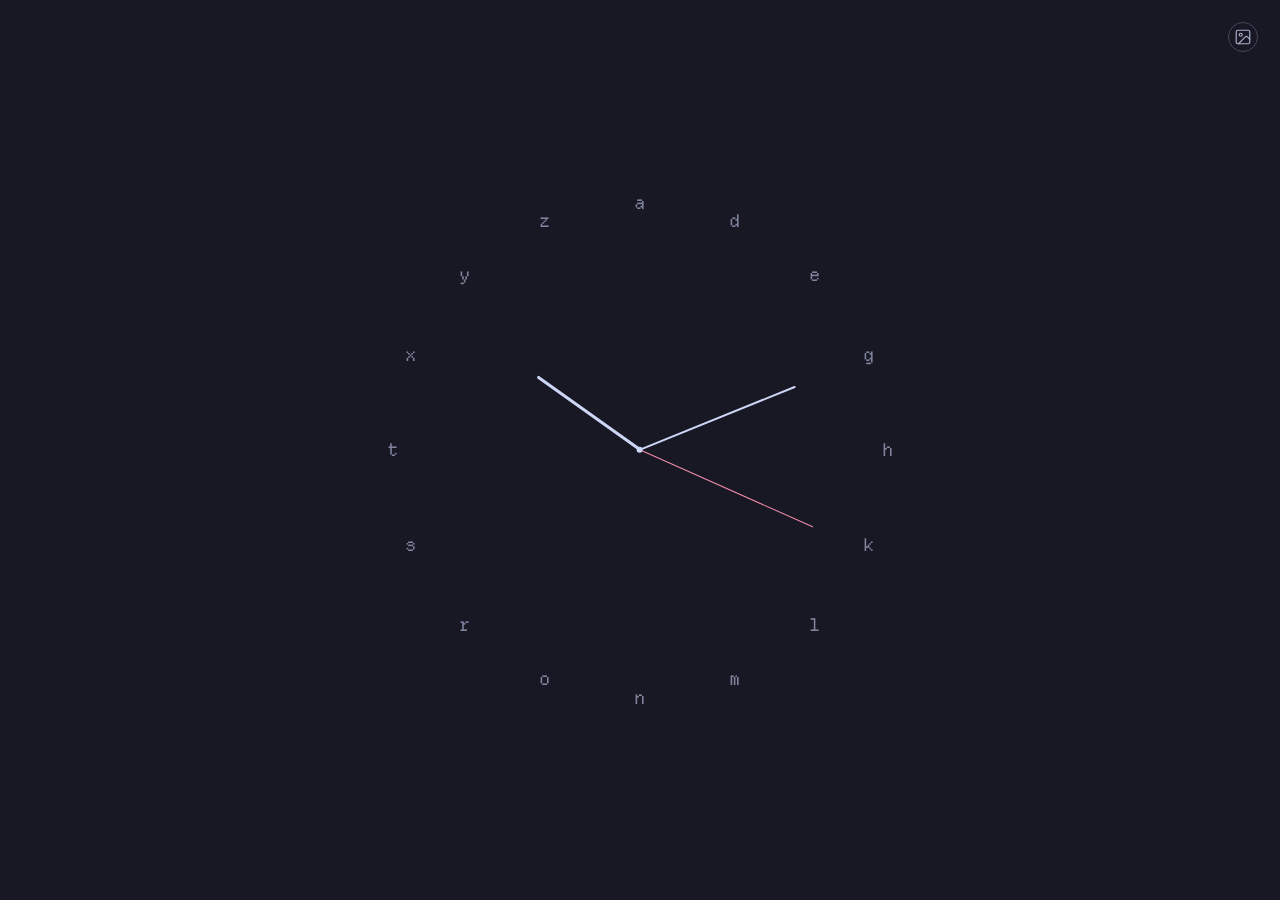
<file: dotfiles/newtab/index.old.html>
<!doctype html>
<meta charset="utf-8" />
<meta name="color-scheme" content="dark light" />
<meta name="robots" content="noindex" />
<meta name="viewport" content="width=device-width, initial-scale=1" />
<title>Home</title>
<!-- fetch at parse time: the dial lives in shadow DOM, which would request the font late -->
<link rel="preload" href="DepartureMono-Regular.woff2" as="font" type="font/woff2" crossorigin />

<style>
  /* tilde (github.com/xvvvyz/tilde), Catppuccin Mocha + bundled pixel font:
     Firefox can't see Nix-profile system fonts */
  @font-face {
    font-family: 'Departure Mono';
    src: url('DepartureMono-Regular.woff2') format('woff2');
    font-display: block; /* local file: brief invisible text beats a fallback-font flash */
  }

  :root {
    /* Catppuccin Mocha; mantle matches the Firefox toolbar (userChrome.css) */
    --color-background: #181825;
    --color-text-subtle: #7f849c;
    --color-text: #cdd6f4;
    --font-family: 'Departure Mono', monospace;
    /* pixel font: only multiples of 11px land on its grid */
    --font-size: 22px;
    --color-accent: #f38ba8;
    --transition-speed: 200ms;
    /* names used by the background popup */
    --bg-mantle: #181825;
    --rule: #45475a;
    --muted: #a6adc8;
    --subtext: #bac2de;
    --accent: #cba6f7;
    --space-xs: 0.25rem;
    --space-sm: 0.5rem;
    --space-md: 1rem;
  }

  /* popup buttons */
  .btns {
    display: flex;
    gap: var(--space-sm);
  }
  .btn {
    background: none;
    border: 1px solid var(--rule);
    border-radius: 999px;
    color: var(--muted);
    font-family: var(--font-family);
    font-size: 0.5rem;
    letter-spacing: 0.08em;
    text-transform: uppercase;
    padding: 0.3em 0.9em;
    cursor: pointer;
    transition: color var(--transition-speed), border-color var(--transition-speed);
  }
  .btn:hover,
  .btn:focus-visible {
    color: var(--accent);
    border-color: var(--accent);
  }

  /* custom background layer, tuned from the settings popup */
  .bg {
    position: fixed;
    inset: 0;
    z-index: -1;
    background: center / cover no-repeat;
    transform: scale(1.06); /* hide blurred edges */
    pointer-events: none;
  }

  .bg-menu {
    position: fixed;
    top: var(--space-md);
    right: var(--space-md);
    z-index: 1;
  }
  #bg-open { display: grid; place-items: center; padding: 0.45em; }
  .bg-panel {
    position: absolute;
    top: calc(100% + var(--space-sm));
    right: 0;
    width: 16rem;
    padding: var(--space-md);
    display: grid;
    gap: var(--space-md);
    background: var(--bg-mantle);
    border: 1px solid var(--rule);
    border-radius: 12px;
    box-shadow: 0 12px 32px rgba(0, 0, 0, 0.4);
  }
  .bg-panel[hidden] { display: none; }
  .bg-panel label {
    display: grid;
    gap: var(--space-xs);
    font-size: 0.5rem;
    letter-spacing: 0.16em;
    text-transform: uppercase;
    color: var(--muted);
  }
  .bg-panel label div { display: flex; justify-content: space-between; }
  .bg-panel label span { color: var(--subtext); text-transform: none; }
  .bg-panel input[type="range"] { width: 100%; accent-color: var(--accent); }
</style>

<script type="module">
  /** @type {AppConfig} */
  const CONFIG = {
    commandPathDelimiter: '/',
    commandSearchDelimiter: ' ',
    defaultSearchTemplate: 'https://www.google.com/search?q={}',
    openLinksInNewTab: false,
    suggestionLimit: 4,
  };

  // named entries appear on the dial, in insertion order. suggestions are curated.
  /** @type {Map<string, Command>} */
  // prettier-ignore
  const COMMANDS = new Map([
    ['a', { name: 'AI', suggestions: ['a/chatgpt', 'a/gemini', 'a/deepseek', 'a/notebooklm'], url: 'https://claude.ai/new' }],
    ['a/chatgpt', { url: 'https://chatgpt.com/' }],
    ['a/gemini', { url: 'https://gemini.google.com/app' }],
    ['a/deepseek', { url: 'https://chat.deepseek.com/' }],
    ['a/notebooklm', { url: 'https://notebooklm.google.com/' }],
    ['d', { name: 'Discord', url: 'https://discord.com/channels/@me' }],
    ['e', { name: 'Shopee', searchTemplate: '/search?keyword={}', url: 'https://shopee.vn/user/purchase' }],
    ['g', { name: 'GitHub', searchTemplate: '/search?q={}', suggestions: ['g/trending', 'g/trendshift'], url: 'https://github.com' }],
    ['g/trendshift', { url: 'https://trendshift.io/' }],
    ['h', { name: 'HUST', suggestions: ['h/sis', 'h/ctt', 'h/tkb', 'h/ctsv'], url: 'https://student.hust.edu.vn/learn/timetable' }],
    ['h/sis', { url: 'https://ctt-sis.hust.edu.vn/Students/StudentCheckInputGradeTerm.aspx' }],
    ['h/ctt', { url: 'https://ctt.hust.edu.vn/Services' }],
    ['h/tkb', { url: 'https://hungitb.github.io/tkb-hust/' }],
    ['h/ctsv', { url: 'https://ctsv.hust.edu.vn/#/danh-sach-su-kien' }],
    ['k', { name: 'MATLAB', url: 'https://matlab.mathworks.com/' }],
    ['l', { name: 'Local', suggestions: ['l/dsh'], url: 'http://127.0.0.1:8787/' }],
    ['l/dsh', { url: 'http://127.0.0.1:3080/' }],
    ['m', { name: 'Messenger', url: 'https://www.messenger.com/' }],
    ['n', { name: 'News', suggestions: ['n/hellogithub', 'n/vnlf', 'n/steamdb'], url: 'https://vnexpress.net/khoa-hoc-cong-nghe' }],
    ['n/hellogithub', { url: 'https://hellogithub.com/en' }],
    ['n/vnlf', { url: 'https://vietnamlinuxfamily.net/' }],
    ['n/steamdb', { url: 'https://steamdb.info/' }],
    ['o', { name: 'Overleaf', url: 'https://www.overleaf.com/project' }],
    ['r', { name: 'Translate', searchTemplate: '/?sl=en&tl=vi&text={}&op=translate', url: 'https://translate.google.com/?hl=vi&sl=en&tl=vi&op=translate' }],
    ['s', { name: 'Spotify', searchTemplate: '/search/{}', suggestions: ['s/soundcloud'], url: 'https://open.spotify.com/' }],
    ['s/soundcloud', { url: 'https://soundcloud.com/discover' }],
    ['t', { name: 'Teams', suggestions: ['t/outlook'], url: 'https://teams.microsoft.com/v2/' }],
    ['t/outlook', { url: 'https://outlook.office365.com/mail/' }],
    ['x', { name: 'X', searchTemplate: '/search?q={}', url: 'https://x.com/explore/tabs/trending' }],
    ['y', { name: 'YouTube', searchTemplate: '/results?search_query={}', suggestions: ['y/channels', 'y/lofi'], url: 'https://www.youtube.com/feed/subscriptions' }],
    ['y/channels', { url: 'https://www.youtube.com/feed/channels' }],
    ['y/lofi', { url: 'https://www.youtube.com/watch?v=X4VbdwhkE10' }],
    ['z', { name: 'Zalo', url: 'https://chat.zalo.me/' }],
  ]);

  /**
   * @typedef {object} AppConfig
   * @property {string} commandPathDelimiter
   * @property {string} commandSearchDelimiter
   * @property {string} defaultSearchTemplate
   * @property {boolean} openLinksInNewTab
   * @property {number} suggestionLimit
   */

  /**
   * @typedef {object} Command
   * @property {string} url
   * @property {string=} name
   * @property {string=} searchTemplate
   * @property {string[]=} suggestions
   */

  /**
   * @typedef {object} ParsedQuery
   * @property {string} query
   * @property {string} url
   * @property {string=} key
   * @property {string=} path
   * @property {string=} search
   * @property {string=} splitBy
   */

  /**
   * @param {string} id
   * @returns {HTMLTemplateElement}
   */
  function getTemplate(id) {
    const template = document.getElementById(id);

    if (!(template instanceof HTMLTemplateElement)) {
      throw new Error(`Template #${id} not found`);
    }

    return template;
  }

  const TEMPLATES = {
    command: getTemplate('command-template'),
    commands: getTemplate('commands-template'),
    match: getTemplate('match-template'),
    search: getTemplate('search-template'),
    suggestion: getTemplate('suggestion-template'),
  };

  /**
   * @param {string} value
   * @returns {string}
   */
  function escapeRegexCharacters(value) {
    return value.replace(/[-\/\\^$*+?.()|[\]{}]/g, '\\$&');
  }

  /**
   * @param {string} template
   * @param {string} search
   * @returns {string}
   */
  function formatSearchUrl(template, search) {
    return template.replace(/{}/g, encodeURIComponent(search));
  }

  /**
   * @param {string} value
   * @returns {boolean}
   */
  function hasProtocol(value) {
    return /^[a-zA-Z]+:\/\//i.test(value);
  }

  /**
   * @param {string} value
   * @returns {boolean}
   */
  function isUrl(value) {
    return /^((https?:\/\/)?[\w-]+(\.[\w-]+)+\.?(:\d+)?(\/\S*)?)$/i.test(value);
  }

  /**
   * @param {string} value
   * @param {string} delimiter
   * @returns {[string, string?]}
   */
  function splitOnce(value, delimiter) {
    const delimiterIndex = value.indexOf(delimiter);

    if (delimiterIndex === -1) return [value];

    return [
      value.slice(0, delimiterIndex),
      value.slice(delimiterIndex + delimiter.length),
    ];
  }

  /**
   * @param {string} raw
   * @param {Map<string, Command>} commands
   * @param {AppConfig} config
   * @returns {ParsedQuery}
   */
  function parseQuery(raw, commands, config) {
    const query = raw.trim();

    if (isUrl(query)) {
      const url = hasProtocol(query) ? query : `https://${query}`;
      return { query, url };
    }

    if (commands.has(query)) {
      const { url } = commands.get(query);
      return { key: query, query, url };
    }

    let splitBy = config.commandSearchDelimiter;
    const [searchKey, rawSearch] = splitOnce(query, splitBy);

    if (commands.has(searchKey)) {
      const command = commands.get(searchKey);
      const template = new URL(command.searchTemplate ?? '', command.url);
      const search = rawSearch.trim();
      const url = formatSearchUrl(decodeURI(template.href), search);
      return { key: searchKey, query, search, splitBy, url };
    }

    splitBy = config.commandPathDelimiter;
    const [pathKey, path] = splitOnce(query, splitBy);

    if (commands.has(pathKey)) {
      const command = commands.get(pathKey);
      const url = `${new URL(command.url).origin}/${path}`;
      return { key: pathKey, path, query, splitBy, url };
    }

    const url = formatSearchUrl(config.defaultSearchTemplate, query);
    return { query, search: query, url };
  }

  /**
   * @param {ParsedQuery} parsedQuery
   * @param {Map<string, Command>} commands
   * @param {AppConfig} config
   * @returns {string[]}
   */
  function collectLocalSuggestions(parsedQuery, commands, config) {
    const parentKey = parsedQuery.query.split(config.commandPathDelimiter)[0];
    const exactMatch = commands.has(parsedQuery.query);
    let suggestions = [
      ...(commands.get(parsedQuery.query)?.suggestions ??
        commands.get(parentKey)?.suggestions ??
        []),
    ];

    if (exactMatch) {
      suggestions = suggestions.filter((suggestion) =>
        suggestion.startsWith(parsedQuery.query)
      );
    }

    for (const [key, command] of commands.entries()) {
      if (key !== parsedQuery.query && !suggestions.includes(key)) {
        if (key.includes(parsedQuery.query)) {
          suggestions.push(key);
        }
      }

      for (const suggestion of command.suggestions ?? []) {
        if (
          suggestion !== parsedQuery.query &&
          !suggestions.includes(suggestion)
        ) {
          if (suggestion.includes(parsedQuery.query)) {
            suggestions.push(suggestion);
          }
        }
      }
    }

    return suggestions.filter((suggestion) =>
      suggestion.includes(parsedQuery.query)
    );
  }

  /**
   * @param {string} search
   * @returns {Promise<string[]>}
   */
  function fetchDuckDuckGoSuggestions(search) {
    return new Promise((resolve) => {
      window.autocompleteCallback = (response) => {
        const suggestions = [];

        for (const item of response) {
          if (item.phrase === search.toLowerCase()) continue;
          suggestions.push(item.phrase);
        }

        resolve(suggestions);
      };

      const script = document.createElement('script');
      document.querySelector('head').appendChild(script);
      script.src = `https://duckduckgo.com/ac/?callback=autocompleteCallback&q=${search}`;
      script.onload = script.remove;

      script.onerror = () => {
        script.remove();
        resolve([]);
      };
    });
  }

  class CommandRing extends HTMLElement {
    #clockInterval = null;

    constructor() {
      super();
      this.attachShadow({ mode: 'open' });
      const componentFragment = TEMPLATES.commands.content.cloneNode(true);
      const commands = componentFragment.querySelector('.commands');

      const entries = [...COMMANDS.entries()].filter(
        ([, { name, url }]) => name && url
      );

      const total = entries.length;

      commands.style.setProperty(
        '--item-size',
        Math.sin(Math.PI / total) / 0.8
      );

      for (const [index, [key, { name, url }]] of entries.entries()) {
        const commandFragment = TEMPLATES.command.content.cloneNode(true);
        const item = commandFragment.querySelector('li');
        const angle = (index / total) * 2 * Math.PI - Math.PI / 2;
        item.style.setProperty('--x', 0.5 + 0.5 * Math.cos(angle));
        item.style.setProperty('--y', 0.5 + 0.5 * Math.sin(angle));

        const commandLink = commandFragment.querySelector('.command');
        commandLink.href = url;
        commandLink.setAttribute('aria-label', name);
        if (CONFIG.openLinksInNewTab) commandLink.target = '_blank';
        commandFragment.querySelector('.key').textContent = key;
        commandFragment.querySelector('.name').textContent = name;
        commands.append(commandFragment);
      }

      this.shadowRoot.append(componentFragment);
      const items = commands.querySelectorAll('li');

      for (const [index] of entries.entries()) {
        const item = items[index];

        item.addEventListener('mouseenter', () => {
          for (const [otherIndex] of entries.entries()) {
            const distance = Math.min(
              Math.abs(otherIndex - index),
              total - Math.abs(otherIndex - index)
            );

            if (distance === 0) {
              items[otherIndex].style.transform =
                'translate(-50%, -50%) scale(1)';
            } else if (distance === 1) {
              items[otherIndex].style.opacity = '0.25';
            } else if (distance === 2) {
              items[otherIndex].style.opacity = '0.5';
            } else if (distance === 3) {
              items[otherIndex].style.opacity = '0.75';
            }
          }
        });

        item.addEventListener('mouseleave', () => {
          for (const otherItem of items) {
            otherItem.style.opacity = '';
            otherItem.style.transform = '';
          }
        });
      }
    }

    connectedCallback() {
      this.#startClock();
    }

    disconnectedCallback() {
      if (this.#clockInterval === null) return;

      clearInterval(this.#clockInterval);
      this.#clockInterval = null;
    }

    #startClock() {
      if (this.#clockInterval !== null) return;

      const hour = this.shadowRoot.querySelector('.hand--hour');
      const minute = this.shadowRoot.querySelector('.hand--minute');
      const second = this.shadowRoot.querySelector('.hand--second');

      const tick = () => {
        const now = new Date();
        const hours = now.getHours() % 12;
        const minutes = now.getMinutes();
        const seconds = now.getSeconds();
        second.style.transform = `rotate(${seconds * 6}deg)`;
        minute.style.transform = `rotate(${(minutes + seconds / 60) * 6}deg)`;
        hour.style.transform = `rotate(${(hours + minutes / 60) * 30}deg)`;
      };

      tick();
      this.#clockInterval = setInterval(tick, 1000);
    }
  }

  class SearchOverlay extends HTMLElement {
    #dialog;
    #form;
    #input;
    #suggestions;
    #lastSuggestions = [];
    #closeController = null;
    #documentController = null;

    constructor() {
      super();
      this.attachShadow({ mode: 'open' });
      const componentFragment = TEMPLATES.search.content.cloneNode(true);
      this.#dialog = componentFragment.querySelector('.dialog');
      this.#form = componentFragment.querySelector('.form');
      this.#input = componentFragment.querySelector('.input');
      this.#suggestions = componentFragment.querySelector('.suggestions');
      this.#form.addEventListener('submit', this.#onSubmit, false);
      this.#input.addEventListener('input', this.#onInput);
      this.#suggestions.addEventListener('click', this.#onSuggestionClick);
      this.shadowRoot.append(componentFragment);
    }

    connectedCallback() {
      if (this.#documentController) return;

      this.#documentController = new AbortController();
      const { signal } = this.#documentController;
      document.addEventListener('keydown', this.#onKeydown, { signal });
      document.addEventListener('paste', this.#onPaste, { signal });
    }

    disconnectedCallback() {
      this.#documentController?.abort();
      this.#documentController = null;
      this.#cancelPendingClose();
    }

    #cancelPendingClose() {
      this.#closeController?.abort();
      this.#closeController = null;
    }

    #reset() {
      this.#input.value = '';
      this.#input.blur();
      this.#suggestions.innerHTML = '';
    }

    #prepareOpen() {
      this.#cancelPendingClose();
      this.#dialog.show();
      this.#input.focus();
    }

    #open() {
      this.#prepareOpen();
      requestAnimationFrame(() => this.#dialog.classList.add('visible'));
    }

    #close() {
      this.#cancelPendingClose();
      this.#closeController = new AbortController();
      this.#dialog.classList.remove('visible');
      this.#reset();

      this.#dialog.addEventListener(
        'transitionend',
        () => {
          if (!this.#dialog.classList.contains('visible')) {
            this.#dialog.close();
          }

          this.#closeController = null;
        },
        { once: true, signal: this.#closeController.signal }
      );
    }

    #hideImmediately() {
      this.#cancelPendingClose();
      this.#reset();
      this.#dialog.close();
    }

    #execute(query) {
      const parsedQuery = parseQuery(query, COMMANDS, CONFIG);
      if (CONFIG.openLinksInNewTab) window.open(parsedQuery.url, '_blank', 'noopener noreferrer');
      else location.href = parsedQuery.url;
      this.#close();
    }

    #focusNextSuggestion(previous = false) {
      const activeElement = this.shadowRoot.activeElement;
      let nextIndex;

      if (activeElement.dataset.index) {
        const activeIndex = Number(activeElement.dataset.index);
        nextIndex = previous ? activeIndex - 1 : activeIndex + 1;
      } else {
        nextIndex = previous ? this.#suggestions.childElementCount - 1 : 0;
      }

      const nextItem = this.#suggestions.children[nextIndex];
      if (nextItem) nextItem.querySelector('.suggestion').focus();
      else this.#input.focus();
    }

    #onInput = async () => {
      const parsedQuery = parseQuery(this.#input.value, COMMANDS, CONFIG);

      if (!parsedQuery.query) {
        this.#close();
        return;
      }

      let suggestions = collectLocalSuggestions(parsedQuery, COMMANDS, CONFIG);

      const suggestionsWithStale = [
        ...suggestions,
        ...this.#lastSuggestions.filter((suggestion) =>
          suggestion.includes(parsedQuery.query)
        ),
      ].slice(0, CONFIG.suggestionLimit);

      if (suggestionsWithStale.length) {
        this.#renderSuggestions(suggestionsWithStale, parsedQuery.query);
      } else if (!(parsedQuery.search?.length > 1)) {
        this.#suggestions.innerHTML = '';
      }

      if (parsedQuery.search?.length > 1) {
        const results = await fetchDuckDuckGoSuggestions(parsedQuery.search);
        const currentQuery = parseQuery(this.#input.value, COMMANDS, CONFIG);
        if (currentQuery.query !== parsedQuery.query) return;

        const duckDuckGoSuggestions = parsedQuery.splitBy
          ? results.map(
              (search) => `${parsedQuery.key}${parsedQuery.splitBy}${search}`
            )
          : results;

        this.#lastSuggestions = duckDuckGoSuggestions;

        suggestions = [...suggestions, ...duckDuckGoSuggestions].slice(
          0,
          CONFIG.suggestionLimit
        );

        if (suggestions.length) {
          this.#renderSuggestions(suggestions, parsedQuery.query);
        } else {
          this.#suggestions.innerHTML = '';
        }
      }
    };

    #onPaste = (event) => {
      if (this.#dialog.classList.contains('visible')) return;
      const text = event.clipboardData?.getData('text');
      if (!text) return;
      event.preventDefault();
      this.#open();
      this.#input.value = text;
      this.#onInput();
    };

    #onKeydown = (event) => {
      if (event.target.closest?.('.bg-menu')) return;

      if (!this.#dialog.classList.contains('visible')) {
        if (event.key === 'Escape') {
          if (this.#dialog.open) {
            this.#hideImmediately();
          }

          return;
        }

        this.#prepareOpen();

        requestAnimationFrame(() => {
          // close the search dialog before the next repaint if a character is
          // not produced (e.g. if you type shift, control, alt etc.)
          if (!this.#input.value) {
            this.#hideImmediately();
          } else {
            this.#dialog.classList.add('visible');
          }
        });

        return;
      }

      if (event.key === 'Escape') {
        this.#close();
        return;
      }

      const alt = event.altKey ? 'alt-' : '';
      const ctrl = event.ctrlKey ? 'ctrl-' : '';
      const meta = event.metaKey ? 'meta-' : '';
      const shift = event.shiftKey ? 'shift-' : '';
      const modifierPrefixedKey = `${alt}${ctrl}${meta}${shift}${event.key}`;

      if (/^(ArrowDown|Tab|ctrl-n)$/.test(modifierPrefixedKey)) {
        event.preventDefault();
        this.#focusNextSuggestion();
        return;
      }

      if (/^(ArrowUp|ctrl-p|shift-Tab)$/.test(modifierPrefixedKey)) {
        event.preventDefault();
        this.#focusNextSuggestion(true);
      }
    };

    #onSubmit = () => {
      this.#execute(this.#input.value);
    };

    #onSuggestionClick = (event) => {
      const button = event.target.closest('.suggestion');
      if (!button) return;
      this.#execute(button.dataset.suggestion);
    };

    #renderSuggestions(suggestions, query) {
      const focusedSuggestion =
        this.shadowRoot.activeElement?.dataset?.suggestion;

      this.#suggestions.innerHTML = '';
      const pattern = new RegExp(escapeRegexCharacters(query), 'i');

      for (const [index, suggestion] of suggestions.entries()) {
        const suggestionFragment = TEMPLATES.suggestion.content.cloneNode(true);
        const button = suggestionFragment.querySelector('.suggestion');
        button.dataset.index = index;
        button.dataset.suggestion = suggestion;
        const matched = suggestion.match(pattern);

        if (matched) {
          const matchFragment = TEMPLATES.match.content.cloneNode(true);
          const match = matchFragment.querySelector('.match');
          const beforeMatch = suggestion.slice(0, matched.index);

          const afterMatch = suggestion.slice(
            matched.index + matched[0].length
          );

          match.textContent = matched[0];
          match.insertAdjacentText('beforebegin', beforeMatch);
          match.insertAdjacentText('afterend', afterMatch);
          button.append(matchFragment);
        } else {
          button.textContent = suggestion;
        }

        this.#suggestions.append(suggestionFragment);
      }

      if (focusedSuggestion) {
        const buttonToRefocus = this.#suggestions.querySelector(
          `[data-suggestion="${CSS.escape(focusedSuggestion)}"]`
        );

        buttonToRefocus?.focus();
      }
    }
  }

  // render the dial only once the pixel font is ready (no fallback-font flash)
  await document.fonts.load("1rem 'Departure Mono'").catch(() => {});
  customElements.define('commands-component', CommandRing);
  customElements.define('search-component', SearchOverlay);
</script>

<template id="commands-template">
  <style>
    nav {
      --dial-size: min(55vh, 55vw);
      align-items: center;
      box-sizing: border-box;
      display: flex;
      justify-content: center;
      min-height: 100dvh;
      position: relative;
      width: 100%;
    }

    .commands {
      aspect-ratio: 1;
      height: var(--dial-size);
      list-style: none;
      margin: 0;
      padding: 0;
      position: relative;
    }

    .commands li {
      border-radius: 50%;
      height: calc(var(--item-size) * 100%);
      left: calc(var(--x) * 100%);
      position: absolute;
      top: calc(var(--y) * 100%);
      transform: translate(-50%, -50%) scale(0.8);
      transition:
        opacity var(--transition-speed),
        transform var(--transition-speed);
      width: calc(var(--item-size) * 100%);
    }

    .command {
      align-items: center;
      border-radius: 50%;
      color: var(--color-text);
      display: flex;
      height: 100%;
      justify-content: center;
      outline: 0;
      position: relative;
      text-align: center;
      text-decoration: none;
      width: 100%;
    }

    .key {
      color: var(--color-text-subtle);
      position: absolute;
      transition:
        opacity var(--transition-speed),
        transform var(--transition-speed);
    }

    .command:where(:focus, :hover) .key {
      opacity: 0;
      pointer-events: none;
      transform: translateY(1.5em) scale(0.9);
    }

    .name {
      opacity: 0;
      pointer-events: none;
      transform: translateY(-1.5em) scale(0.9);
      transition:
        opacity var(--transition-speed),
        transform var(--transition-speed);
    }

    .command:where(:focus, :hover) .name {
      opacity: 1;
      transform: translateY(0);
    }

    .clock {
      aspect-ratio: 1;
      height: calc(var(--dial-size) * 0.85);
      left: 50%;
      pointer-events: none;
      position: absolute;
      top: 50%;
      transform: translate(-50%, -50%);
    }

    .hand {
      background: var(--color-text);
      border-radius: 2px;
      bottom: 50%;
      left: 50%;
      position: absolute;
      transform-origin: bottom center;
    }

    .hand--hour {
      height: 30%;
      width: 3px;
      margin-left: -1.5px;
    }

    .hand--minute {
      height: 40%;
      width: 2px;
      margin-left: -1px;
    }

    .hand--second {
      background: var(--color-accent);
      height: 45%;
      width: 1px;
      margin-left: -0.5px;
    }

    .dot {
      background: var(--color-text);
      border-radius: 50%;
      height: 6px;
      left: 50%;
      position: absolute;
      top: 50%;
      transform: translate(-50%, -50%);
      width: 6px;
    }
  </style>
  <nav>
    <menu class="commands"></menu>
    <div class="clock">
      <div class="hand hand--hour"></div>
      <div class="hand hand--minute"></div>
      <div class="hand hand--second"></div>
      <div class="dot"></div>
    </div>
  </nav>
</template>

<template id="command-template">
  <li>
    <a class="command" rel="noopener noreferrer" aria-label="">
      <span class="key" aria-hidden="true"></span>
      <span class="name"></span>
    </a>
  </li>
</template>

<template id="search-template">
  <style>
    input,
    button {
      -moz-appearance: none;
      font-family: var(--font-family);
      -webkit-appearance: none;
      background: transparent;
      border: 0;
      display: block;
      outline: 0;
    }

    .dialog {
      align-items: center;
      background: rgba(24, 24, 37, 0.92);
      border: none;
      display: none;
      flex-direction: column;
      height: 100%;
      justify-content: center;
      left: 0;
      opacity: 0;
      padding: 0;
      top: 0;
      transform: translateY(10px);
      transition:
        opacity var(--transition-speed),
        transform var(--transition-speed);
      width: 100%;
    }

    .dialog[open] {
      display: flex;
    }

    .dialog.visible {
      opacity: 1;
      transform: translateY(0);
    }

    .form {
      width: 100%;
    }

    .sr-only {
      clip: rect(0 0 0 0);
      clip-path: inset(50%);
      height: 1px;
      overflow: hidden;
      position: absolute;
      white-space: nowrap;
      width: 1px;
    }

    .input {
      color: var(--color-text);
      font-size: 2rem;
      padding: 0;
      text-align: center;
      width: 100%;
    }

    .suggestions {
      align-items: center;
      display: flex;
      flex-direction: column;
      flex-wrap: wrap;
      justify-content: center;
      list-style: none;
      margin: 1rem 0 0;
      overflow: hidden;
      padding: 0;
    }

    .suggestion {
      color: var(--color-text);
      cursor: pointer;
      font-size: 1rem;
      padding: 1rem;
      position: relative;
      transition: color var(--transition-speed);
      white-space: nowrap;
      z-index: 1;
    }

    .suggestion:where(:focus, :hover) {
      color: var(--color-background);
    }

    .suggestions:hover .suggestion:focus:not(:hover) {
      color: var(--color-text);
    }

    .suggestion::before {
      background-color: var(--color-text);
      border-radius: 1em;
      content: ' ';
      inset: 0.8em 0.4em;
      opacity: 0;
      position: absolute;
      transform: translateY(0.3em) scale(0.9);
      transition:
        opacity var(--transition-speed),
        transform var(--transition-speed);
      z-index: -1;
    }

    .suggestion:where(:focus, :hover)::before {
      opacity: 1;
      transform: translateY(0);
    }

    .suggestions:hover .suggestion:focus:not(:hover)::before {
      opacity: 0;
      transform: translateY(0.3em) scale(0.9);
    }

    .match {
      color: var(--color-text-subtle);
      transition: color var(--transition-speed);
    }

    .suggestion:where(:focus, :hover) .match {
      color: var(--color-background);
    }

    .suggestions:hover .suggestion:focus:not(:hover) .match {
      color: var(--color-text-subtle);
    }

    @media (min-width: 700px) {
      .suggestions {
        flex-direction: row;
      }
    }
  </style>
  <dialog class="dialog" aria-label="Search">
    <form autocomplete="off" class="form" method="dialog" spellcheck="false">
      <label for="search-input" class="sr-only">Search</label>
      <input class="input" id="search-input" type="text" />
      <menu class="suggestions"></menu>
    </form>
  </dialog>
</template>

<template id="suggestion-template">
  <li>
    <button class="suggestion" type="button"></button>
  </li>
</template>

<template id="match-template">
  <span class="match"></span>
</template>

<style>
  html {
    background-color: var(--color-background);
    font-family: var(--font-family);
    font-size: var(--font-size);
    line-height: 1.4;
    user-select: none;
    font-synthesis: none; /* no fake bold on the pixel font */
  }

  body {
    margin: 0;
  }
</style>

<div class="bg" id="bg" aria-hidden="true"></div>

<div class="bg-menu">
  <button class="btn" id="bg-open" type="button" aria-expanded="false" aria-controls="bg-panel" aria-label="Background" title="Background"><svg width="18" height="18" viewBox="0 0 24 24" fill="none" stroke="currentColor" stroke-width="1.6" stroke-linecap="round" stroke-linejoin="round" aria-hidden="true"><rect x="3" y="3" width="18" height="18" rx="2"/><circle cx="9" cy="9" r="2"/><path d="m21 15-3.1-3.1a2 2 0 0 0-2.8 0L6 21"/></svg></button>
  <div class="bg-panel" id="bg-panel" hidden>
    <div class="btns">
      <button class="btn" id="bg-pick" type="button">Choose image</button>
      <button class="btn" id="bg-reset" type="button">Default</button>
    </div>
    <label><div>Blur <span id="bg-blur-val"></span></div>
      <input type="range" id="bg-blur" min="0" max="30" step="1" /></label>
    <label><div>Opacity <span id="bg-opacity-val"></span></div>
      <input type="range" id="bg-opacity" min="0" max="100" step="1" /></label>
    <label><div>Brightness <span id="bg-bright-val"></span></div>
      <input type="range" id="bg-bright" min="10" max="100" step="1" /></label>
    <input type="file" id="bg-file" accept="image/*" hidden />
  </div>
</div>
<commands-component></commands-component>
<search-component></search-component>

<script>
  // custom background: image Blob in Cache API (no localStorage size limit), sliders in localStorage
  const bgEl = document.getElementById("bg");
  const bgOpen = document.getElementById("bg-open");
  const bgPanel = document.getElementById("bg-panel");
  const bgPick = document.getElementById("bg-pick");
  const bgReset = document.getElementById("bg-reset");
  const bgFile = document.getElementById("bg-file");
  const BG_KEY = "/__bg";
  const BG_DEFAULTS = { blur: 0, opacity: 100, bright: 60 };
  const BG_UNITS = { blur: "px", opacity: "%", bright: "%" };
  let bgUrl = "";
  let bgOpts = { ...BG_DEFAULTS };
  try { Object.assign(bgOpts, JSON.parse(localStorage.getItem("newtab-bg") || "{}")); } catch (e) {}

  function renderBgOpts() {
    bgEl.style.filter = `blur(${bgOpts.blur}px) brightness(${bgOpts.bright}%)`;
    bgEl.style.opacity = bgOpts.opacity / 100;
    for (const k in BG_DEFAULTS) {
      document.getElementById(`bg-${k}`).value = bgOpts[k];
      document.getElementById(`bg-${k}-val`).textContent = bgOpts[k] + BG_UNITS[k];
    }
  }

  function applyBg(blob) {
    if (bgUrl) URL.revokeObjectURL(bgUrl);
    bgUrl = blob ? URL.createObjectURL(blob) : "";
    bgEl.style.backgroundImage = bgUrl ? `url("${bgUrl}")` : "none";
  }

  async function loadBg() {
    try {
      const res = await (await caches.open("newtab")).match(BG_KEY);
      if (res) applyBg(await res.blob());
    } catch (e) { /* storage unavailable: keep gradient */ }
  }

  for (const k in BG_DEFAULTS) {
    document.getElementById(`bg-${k}`).addEventListener("input", (e) => {
      bgOpts[k] = Number(e.target.value);
      renderBgOpts();
      try { localStorage.setItem("newtab-bg", JSON.stringify(bgOpts)); } catch (e) {}
    });
  }

  function toggleBgPanel(open) {
    bgPanel.hidden = !open;
    bgOpen.setAttribute("aria-expanded", open);
  }
  bgOpen.addEventListener("click", () => toggleBgPanel(bgPanel.hidden));
  document.addEventListener("click", (e) => {
    if (!e.target.closest(".bg-menu")) toggleBgPanel(false);
  });
  document.addEventListener("keydown", (e) => {
    if (e.key === "Escape") toggleBgPanel(false);
  });

  bgPick.addEventListener("click", () => bgFile.click());
  bgFile.addEventListener("change", async () => {
    const file = bgFile.files[0];
    bgFile.value = "";
    if (!file) return;
    applyBg(file);
    try { await (await caches.open("newtab")).put(BG_KEY, new Response(file)); } catch (e) {}
  });
  bgReset.addEventListener("click", async () => {
    applyBg(null);
    bgOpts = { ...BG_DEFAULTS };
    renderBgOpts();
    try { localStorage.removeItem("newtab-bg"); } catch (e) {}
    try { await (await caches.open("newtab")).delete(BG_KEY); } catch (e) {}
  });
  renderBgOpts();
  loadBg();
</script>
</file>
